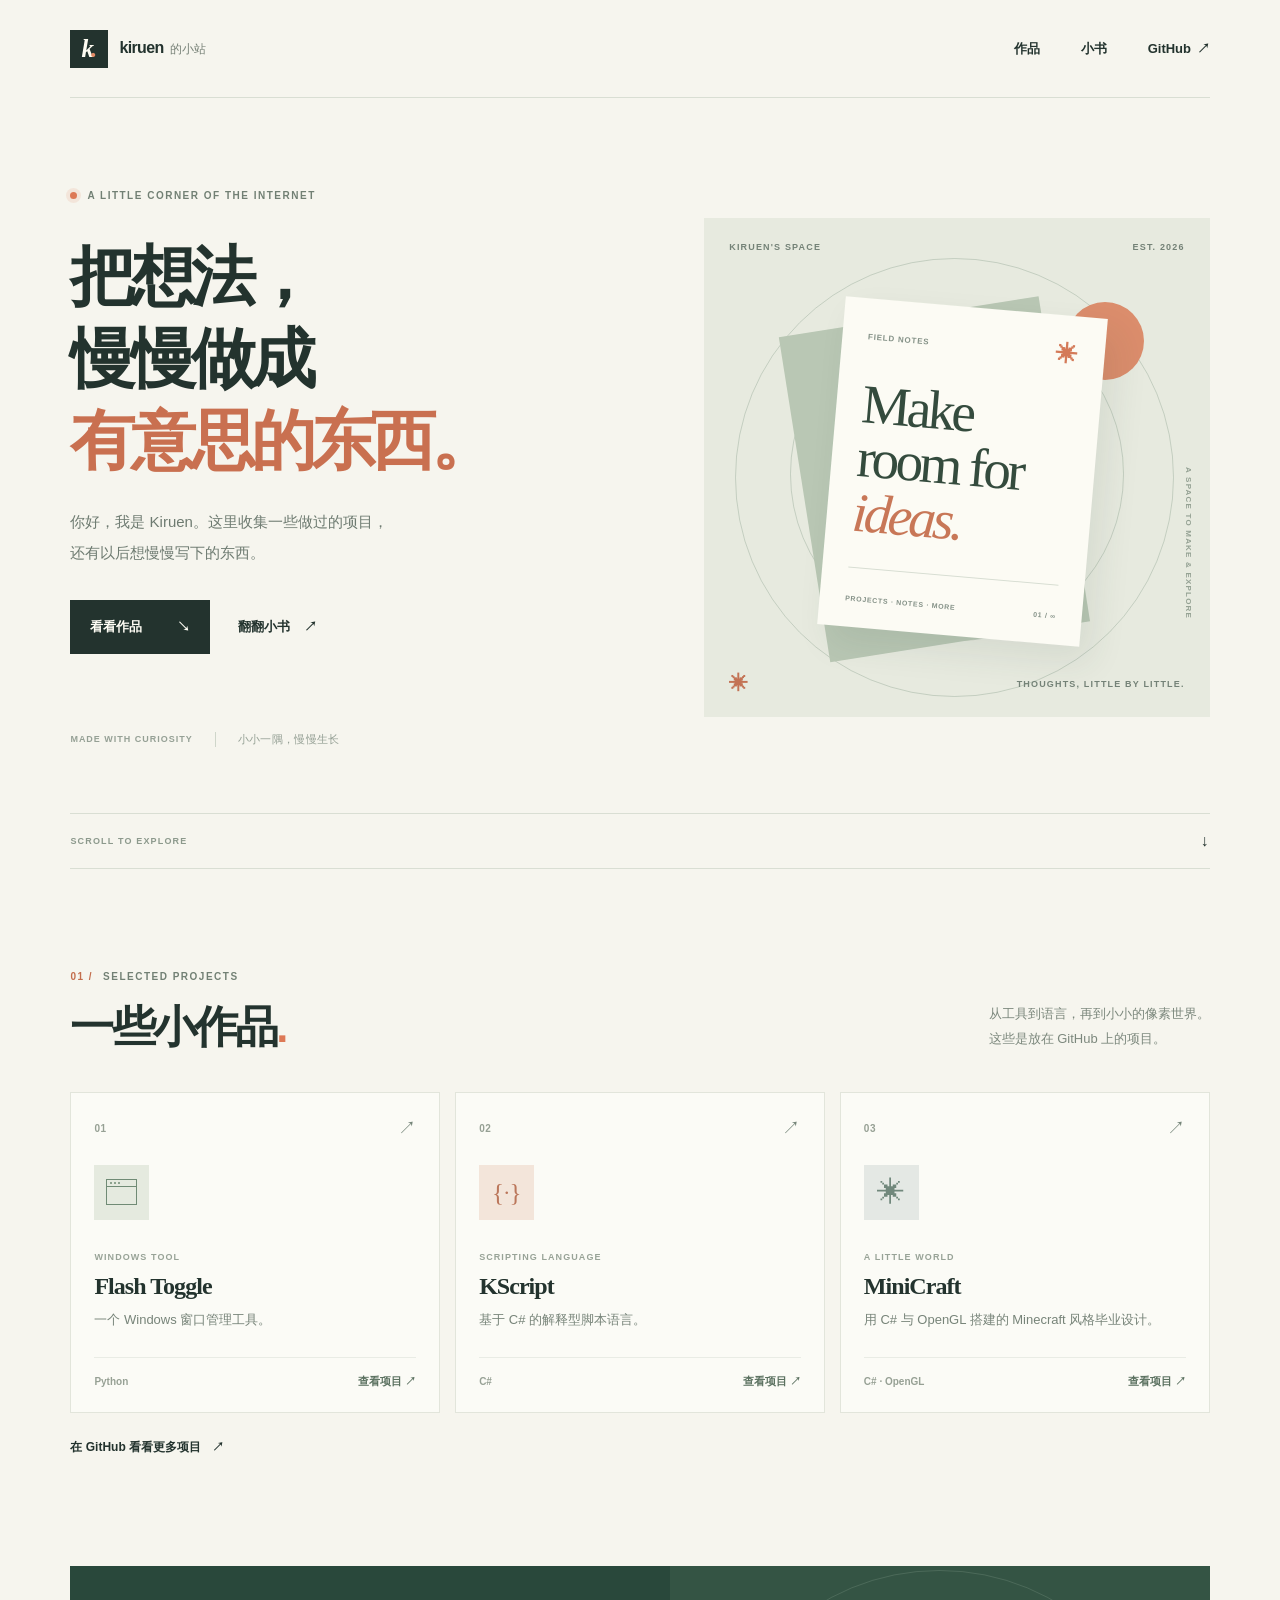
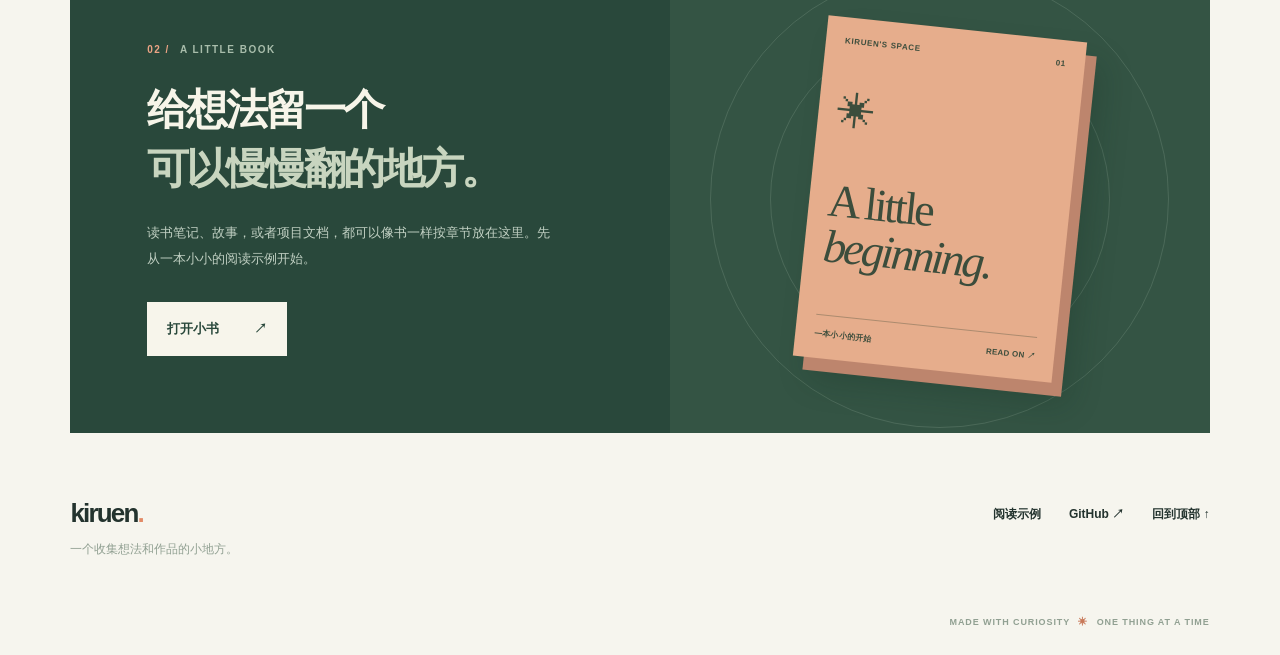
<file: index.html>
<!doctype html>
<html lang="zh-CN">
<head>
  <meta charset="utf-8">
  <meta name="viewport" content="width=device-width, initial-scale=1">
  <meta name="theme-color" content="#f6f5ee">
  <meta name="description" content="Kiruen 的个人小站：一些项目、想法和一本小书。">
  <title>Kiruen 的小站</title>
  <link rel="icon" type="image/svg+xml" href="favicon.svg">
  <link rel="stylesheet" href="style.css">
</head>
<body>
  <a class="skip-link" href="#main">跳到主要内容</a>
  <div class="site-shell">
    <header class="site-header">
      <a class="brand" href="./" aria-label="Kiruen 的小站，返回首页">
        <span class="brand-mark" aria-hidden="true">k<span>.</span></span>
        <span class="brand-name">kiruen <small>的小站</small></span>
      </a>
      <nav class="main-nav" aria-label="主导航">
        <a href="#projects">作品</a>
        <a href="#little-book">小书</a>
        <a class="nav-github" href="https://github.com/Kiruen" target="_blank" rel="noopener noreferrer">GitHub <span aria-hidden="true">↗</span></a>
      </nav>
    </header>

    <main id="main">
      <section class="hero" aria-labelledby="hero-title">
        <div class="hero-copy">
          <p class="eyebrow"><span class="status-dot"></span> A LITTLE CORNER OF THE INTERNET</p>
          <h1 id="hero-title">把想法，<br>慢慢做成<span>有意思的东西。</span></h1>
          <p class="hero-description">你好，我是 Kiruen。这里收集一些做过的项目，<br class="desktop-break">还有以后想慢慢写下的东西。</p>
          <div class="hero-actions">
            <a class="button button-dark" href="#projects">看看作品 <span aria-hidden="true">↘</span></a>
            <a class="text-link" href="book/">翻翻小书 <span aria-hidden="true">↗</span></a>
          </div>
          <div class="hero-footnote"><span>MADE WITH CURIOSITY</span><span>小小一隅，慢慢生长</span></div>
        </div>
        <div class="hero-art" aria-hidden="true">
          <div class="art-top"><span>KIRUEN'S SPACE</span><span>EST. 2026</span></div>
          <div class="art-orbit orbit-one"></div>
          <div class="art-orbit orbit-two"></div>
          <div class="art-sun"></div>
          <div class="art-sheet sheet-back"></div>
          <div class="art-sheet sheet-front">
            <div class="sheet-top"><span>FIELD NOTES</span><span>✳</span></div>
            <div class="sheet-title">Make<br>room for<br><em>ideas.</em></div>
            <div class="sheet-line"></div>
            <div class="sheet-bottom"><span>PROJECTS · NOTES · MORE</span><span>01 / ∞</span></div>
          </div>
          <span class="art-side-note">A SPACE TO MAKE &amp; EXPLORE</span>
          <div class="art-bottom"><span>✳</span><span>THOUGHTS, LITTLE BY LITTLE.</span></div>
        </div>
      </section>

      <div class="section-divider" aria-hidden="true"><span>SCROLL TO EXPLORE</span><span>↓</span></div>

      <section class="projects section-block" id="projects" aria-labelledby="projects-title">
        <div class="section-heading">
          <div>
            <p class="eyebrow"><span class="section-number">01 /</span> SELECTED PROJECTS</p>
            <h2 id="projects-title">一些小作品<span class="heading-dot">.</span></h2>
          </div>
          <p>从工具到语言，再到小小的像素世界。<br>这些是放在 GitHub 上的项目。</p>
        </div>
        <div class="project-grid">
          <a class="project-card" href="https://github.com/Kiruen/flash-toggle" target="_blank" rel="noopener noreferrer">
            <div class="project-card-top"><span>01</span><span class="project-arrow" aria-hidden="true">↗</span></div>
            <div class="project-icon icon-window" aria-hidden="true"><i></i><i></i><i></i></div>
            <div class="project-card-content"><span class="project-kind">WINDOWS TOOL</span><h3>Flash Toggle</h3><p>一个 Windows 窗口管理工具。</p></div>
            <div class="project-card-bottom"><span>Python</span><span>查看项目 ↗</span></div>
          </a>
          <a class="project-card" href="https://github.com/Kiruen/KScript" target="_blank" rel="noopener noreferrer">
            <div class="project-card-top"><span>02</span><span class="project-arrow" aria-hidden="true">↗</span></div>
            <div class="project-icon icon-code" aria-hidden="true">{ <span>·</span> }</div>
            <div class="project-card-content"><span class="project-kind">SCRIPTING LANGUAGE</span><h3>KScript</h3><p>基于 C# 的解释型脚本语言。</p></div>
            <div class="project-card-bottom"><span>C#</span><span>查看项目 ↗</span></div>
          </a>
          <a class="project-card" href="https://github.com/Kiruen/MiniCraft" target="_blank" rel="noopener noreferrer">
            <div class="project-card-top"><span>03</span><span class="project-arrow" aria-hidden="true">↗</span></div>
            <div class="project-icon icon-cube" aria-hidden="true"><span>✳</span></div>
            <div class="project-card-content"><span class="project-kind">A LITTLE WORLD</span><h3>MiniCraft</h3><p>用 C# 与 OpenGL 搭建的 Minecraft 风格毕业设计。</p></div>
            <div class="project-card-bottom"><span>C# · OpenGL</span><span>查看项目 ↗</span></div>
          </a>
        </div>
        <a class="all-projects" href="https://github.com/Kiruen?tab=repositories" target="_blank" rel="noopener noreferrer">在 GitHub 看看更多项目 <span aria-hidden="true">↗</span></a>
      </section>

      <section class="book-feature" id="little-book" aria-labelledby="book-title">
        <div class="book-copy">
          <p class="eyebrow"><span class="section-number">02 /</span> A LITTLE BOOK</p>
          <h2 id="book-title">给想法留一个<br><em>可以慢慢翻的地方。</em></h2>
          <p>读书笔记、故事，或者项目文档，都可以像书一样按章节放在这里。先从一本小小的阅读示例开始。</p>
          <a class="button button-light" href="book/">打开小书 <span aria-hidden="true">↗</span></a>
        </div>
        <div class="book-art" aria-hidden="true">
          <div class="book-cover">
            <div class="cover-top"><span>KIRUEN'S SPACE</span><span>01</span></div>
            <div class="cover-symbol">✳</div>
            <div class="cover-title">A little<br><em>beginning.</em></div>
            <div class="cover-bottom"><span>一本小小的开始</span><span>READ ON ↗</span></div>
          </div>
        </div>
      </section>
    </main>

    <footer class="site-footer">
      <div><a class="footer-brand" href="./">kiruen<span>.</span></a><p>一个收集想法和作品的小地方。</p></div>
      <div class="footer-links"><a href="book/">阅读示例</a><a href="https://github.com/Kiruen" target="_blank" rel="noopener noreferrer">GitHub ↗</a><a href="#main">回到顶部 ↑</a></div>
      <p class="footer-note">MADE WITH CURIOSITY <span>✳</span> ONE THING AT A TIME</p>
    </footer>
  </div>
</body>
</html>
</file>
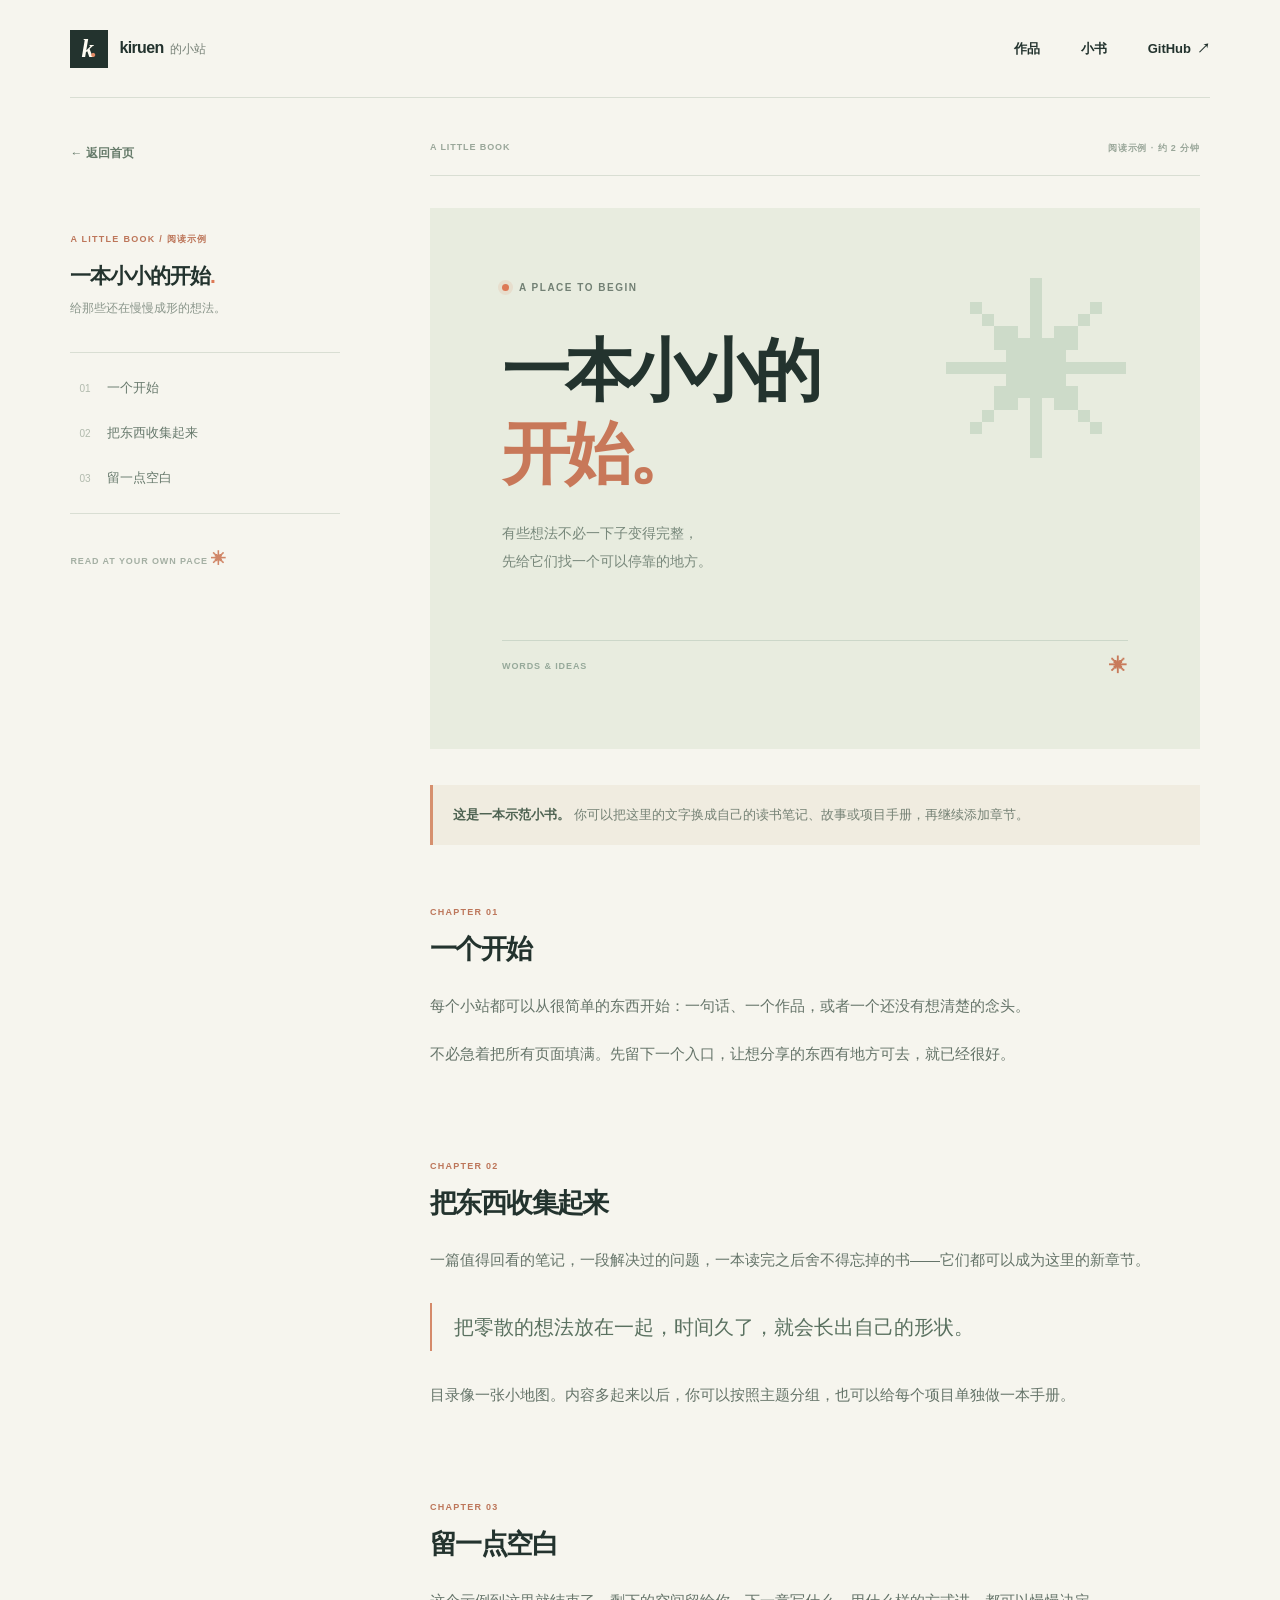
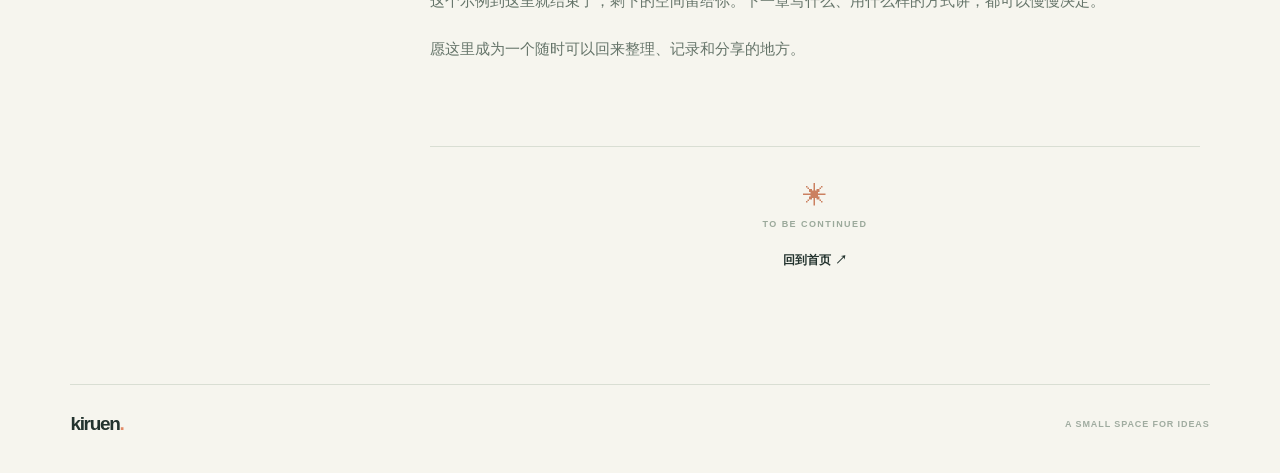
<file: book/index.html>
<!doctype html>
<html lang="zh-CN">
<head>
  <meta charset="utf-8">
  <meta name="viewport" content="width=device-width, initial-scale=1">
  <meta name="theme-color" content="#f6f5ee">
  <meta name="description" content="一本小小的阅读示例，放在 Kiruen 的小站里。">
  <title>一本小小的开始 | Kiruen 的小站</title>
  <link rel="icon" type="image/svg+xml" href="../favicon.svg">
  <link rel="stylesheet" href="../style.css">
</head>
<body class="book-page">
  <a class="skip-link" href="#main">跳到主要内容</a>
  <div class="site-shell">
    <header class="site-header">
      <a class="brand" href="../" aria-label="Kiruen 的小站，返回首页">
        <span class="brand-mark" aria-hidden="true">k<span>.</span></span>
        <span class="brand-name">kiruen <small>的小站</small></span>
      </a>
      <nav class="main-nav" aria-label="主导航">
        <a href="../#projects">作品</a>
        <a href="../#little-book">小书</a>
        <a class="nav-github" href="https://github.com/Kiruen" target="_blank" rel="noopener noreferrer">GitHub <span aria-hidden="true">↗</span></a>
      </nav>
    </header>

    <main class="reading-layout" id="main">
      <aside class="reading-sidebar" aria-label="小书目录">
        <a class="back-link" href="../">← 返回首页</a>
        <p class="sidebar-label">A LITTLE BOOK / 阅读示例</p>
        <h2>一本小小的开始<span>.</span></h2>
        <p class="sidebar-description">给那些还在慢慢成形的想法。</p>
        <nav class="chapter-nav" aria-label="章节导航">
          <a href="#beginning"><span>01</span> 一个开始</a>
          <a href="#collect"><span>02</span> 把东西收集起来</a>
          <a href="#blank"><span>03</span> 留一点空白</a>
        </nav>
        <p class="sidebar-footnote">READ AT YOUR OWN PACE <span>✳</span></p>
      </aside>

      <article class="reading-content">
        <div class="reading-meta"><span>A LITTLE BOOK</span><span>阅读示例 · 约 2 分钟</span></div>
        <div class="reading-intro">
          <p class="eyebrow"><span class="status-dot"></span> A PLACE TO BEGIN</p>
          <h1>一本小小的<br><em>开始。</em></h1>
          <p class="reading-lead">有些想法不必一下子变得完整，<br>先给它们找一个可以停靠的地方。</p>
          <div class="reading-intro-bottom"><span>WORDS &amp; IDEAS</span><span>✳</span></div>
        </div>

        <div class="sample-note"><strong>这是一本示范小书。</strong> 你可以把这里的文字换成自己的读书笔记、故事或项目手册，再继续添加章节。</div>

        <section class="chapter" id="beginning">
          <p class="chapter-number">CHAPTER 01</p>
          <h2>一个开始</h2>
          <p>每个小站都可以从很简单的东西开始：一句话、一个作品，或者一个还没有想清楚的念头。</p>
          <p>不必急着把所有页面填满。先留下一个入口，让想分享的东西有地方可去，就已经很好。</p>
        </section>
        <section class="chapter" id="collect">
          <p class="chapter-number">CHAPTER 02</p>
          <h2>把东西收集起来</h2>
          <p>一篇值得回看的笔记，一段解决过的问题，一本读完之后舍不得忘掉的书——它们都可以成为这里的新章节。</p>
          <blockquote>把零散的想法放在一起，时间久了，就会长出自己的形状。</blockquote>
          <p>目录像一张小地图。内容多起来以后，你可以按照主题分组，也可以给每个项目单独做一本手册。</p>
        </section>
        <section class="chapter" id="blank">
          <p class="chapter-number">CHAPTER 03</p>
          <h2>留一点空白</h2>
          <p>这个示例到这里就结束了，剩下的空间留给你。下一章写什么、用什么样的方式讲，都可以慢慢决定。</p>
          <p>愿这里成为一个随时可以回来整理、记录和分享的地方。</p>
        </section>
        <div class="reading-end"><span>✳</span><p>TO BE CONTINUED</p><a href="../">回到首页 ↗</a></div>
      </article>
    </main>
    <footer class="book-footer"><span>kiruen<span>.</span></span><span>A SMALL SPACE FOR IDEAS</span></footer>
  </div>
</body>
</html>
</file>
<file: style.css>
:root {
  color-scheme: light;
  --paper: #f6f5ee;
  --ink: #23332e;
  --muted: #727e75;
  --line: #d9ded3;
  --orange: #dd7956;
  --serif: Georgia, "Songti SC", STSong, SimSun, serif;
  --sans: "Segoe UI", "PingFang SC", "Microsoft YaHei", sans-serif;
}

*, *::before, *::after { box-sizing: border-box; }
html { scroll-behavior: smooth; scroll-padding-top: 2rem; }
body { margin: 0; background: var(--paper); color: var(--ink); font-family: var(--sans); -webkit-font-smoothing: antialiased; }
a { color: inherit; text-decoration: none; }
a:focus-visible { outline: 3px solid #b9512e; outline-offset: 5px; }
.skip-link { position: fixed; z-index: 20; top: 0.75rem; left: 0.75rem; padding: 0.8rem 1rem; background: white; transform: translateY(-200%); }
.skip-link:focus { transform: translateY(0); }
.site-shell { max-width: 1500px; margin: 0 auto; padding: 0 clamp(24px, 5.5vw, 84px); }
.site-header { height: 98px; display: flex; justify-content: space-between; align-items: center; border-bottom: 1px solid var(--line); }
.brand { display: inline-flex; align-items: center; gap: 11px; white-space: nowrap; }
.brand-mark { width: 38px; height: 38px; display: inline-flex; align-items: center; justify-content: center; background: var(--ink); color: #fffdf3; font: italic 700 25px/1 Georgia, serif; letter-spacing: -3px; padding-right: 3px; }
.brand-mark span, .footer-brand span, .book-footer > span:first-child span { color: #e28a66; }
.brand-name { font-size: 16px; font-weight: 750; letter-spacing: -0.04em; }
.brand-name small { margin-left: 3px; font-size: 12px; font-weight: 500; letter-spacing: 0; color: #778177; }
.main-nav { display: flex; align-items: center; gap: clamp(25px, 3.2vw, 48px); font-size: 13px; font-weight: 650; }
.main-nav a:hover, .footer-links a:hover, .all-projects:hover, .text-link:hover { color: #ac573a; }
.nav-github span { padding-left: 2px; }

.hero { display: grid; grid-template-columns: 1.06fr 0.94fr; gap: clamp(35px, 5vw, 82px); align-items: center; padding: clamp(52px, 7vw, 105px) 0 66px; }
.hero-copy { min-width: 0; }
.eyebrow { display: flex; align-items: center; gap: 10px; margin: 0; color: #728074; font-size: 10px; font-weight: 750; letter-spacing: 0.15em; line-height: 1.5; }
.status-dot { flex: 0 0 auto; width: 7px; height: 7px; border-radius: 50%; background: var(--orange); box-shadow: 0 0 0 4px rgba(221, 121, 86, 0.13); }
.hero h1 { margin: 33px 0 24px; font-size: clamp(43px, 5.05vw, 74px); font-weight: 700; letter-spacing: -0.075em; line-height: 1.27; }
.hero h1 span { display: block; color: #c97050; }
.hero-description { color: #6e7b71; font-size: 15px; line-height: 2.1; }
.hero-actions { display: flex; align-items: center; gap: 28px; margin-top: 31px; }
.button { min-height: 54px; display: inline-flex; align-items: center; justify-content: center; gap: 35px; padding: 0 20px; font-size: 13px; font-weight: 700; transition: background-color 160ms, color 160ms, transform 160ms; }
.button:hover { transform: translateY(-2px); }
.button-dark { background: var(--ink); color: #fffdf5; }
.button-dark:hover { background: #3e554a; }
.text-link { font-size: 13px; font-weight: 700; }
.text-link span { padding-left: 10px; }
.hero-footnote { display: flex; align-items: center; gap: 22px; margin-top: 78px; color: #95a095; font-size: 9px; font-weight: 700; letter-spacing: 0.11em; }
.hero-footnote span + span { padding-left: 22px; border-left: 1px solid #cfd6ca; font-size: 11px; font-weight: 500; letter-spacing: 0.03em; }

.hero-art { height: clamp(430px, 39vw, 550px); position: relative; overflow: hidden; background: #e7eadf; }
.art-top, .art-bottom { position: absolute; z-index: 4; right: 25px; left: 25px; display: flex; justify-content: space-between; align-items: center; color: #748277; font-size: 9px; font-weight: 700; letter-spacing: 0.13em; }
.art-top { top: 24px; }
.art-bottom { bottom: 22px; }
.art-bottom span:first-child { color: #c37355; font-size: 19px; }
.art-orbit { position: absolute; border: 1px solid rgba(105, 132, 111, 0.28); border-radius: 50%; }
.orbit-one { width: 87%; aspect-ratio: 1; left: 6%; top: 8%; }
.orbit-two { width: 66%; aspect-ratio: 1; left: 17%; top: 18%; }
.art-sun { position: absolute; top: 17%; right: 13%; width: 78px; height: 78px; background: #db8d6c; border-radius: 50%; }
.art-sheet { position: absolute; width: 52%; height: 66%; left: 25%; top: 18%; }
.sheet-back { background: #b9c7b4; transform: rotate(-9deg) translate(-11%, 1%); }
.sheet-front { display: flex; flex-direction: column; justify-content: space-between; padding: clamp(17px, 2vw, 27px); background: #fcfbf4; box-shadow: 12px 16px 35px rgba(47, 68, 51, 0.09); transform: rotate(5deg); }
.sheet-top, .sheet-bottom { display: flex; justify-content: space-between; align-items: center; gap: 5px; color: #849187; font-size: 8px; font-weight: 750; letter-spacing: 0.1em; }
.sheet-top span:last-child { color: #d47a58; font-size: 22px; }
.sheet-title { color: #344b3d; font: 400 clamp(39px, 4.3vw, 64px)/0.99 var(--serif); letter-spacing: -0.065em; }
.sheet-title em { color: #c87757; font-weight: 400; }
.sheet-line { height: 1px; background: #d8ded3; }
.sheet-bottom { font-size: 7px; }
.art-side-note { position: absolute; top: 50%; right: 17px; color: #94a193; font-size: 8px; font-weight: 700; letter-spacing: 0.15em; writing-mode: vertical-rl; }

.section-divider { display: flex; justify-content: space-between; align-items: center; padding: 18px 0; border-top: 1px solid var(--line); border-bottom: 1px solid var(--line); color: #8c998c; font-size: 9px; font-weight: 700; letter-spacing: 0.13em; }
.section-divider span:last-child { color: var(--ink); font-size: 16px; }
.section-block { padding: 100px 0 110px; }
.section-heading { display: flex; align-items: end; justify-content: space-between; gap: 24px; margin-bottom: 38px; }
.section-number { color: #c36e4d; }
.section-heading h2 { margin: 16px 0 0; font-size: clamp(32px, 3.4vw, 48px); letter-spacing: -0.065em; line-height: 1.25; }
.heading-dot { color: var(--orange); }
.section-heading > p { margin: 0 0 3px; color: #7c887d; font-size: 13px; line-height: 1.9; }
.project-grid { display: grid; grid-template-columns: repeat(3, minmax(0, 1fr)); gap: 15px; }
.project-card { min-height: 310px; display: flex; flex-direction: column; padding: 23px; border: 1px solid #e2e5db; background: #fbfbf6; transition: transform 170ms, border-color 170ms, box-shadow 170ms; }
.project-card:hover { transform: translateY(-4px); border-color: #becbbe; box-shadow: 0 14px 30px rgba(54, 76, 56, 0.06); }
.project-card-top, .project-card-bottom { display: flex; justify-content: space-between; align-items: center; color: #96a094; font-size: 10px; font-weight: 700; letter-spacing: 0.06em; }
.project-arrow { color: #758579; font-size: 18px; font-weight: 400; }
.project-icon { width: 55px; height: 55px; display: grid; place-items: center; margin: 25px 0 26px; background: #e5eadf; color: #617b67; }
.icon-window { position: relative; display: block; padding: 14px 12px; }
.icon-window::before { content: ""; display: block; height: 26px; border: 1.5px solid #708b75; }
.icon-window::after { content: ""; position: absolute; top: 21px; left: 13px; width: 29px; border-top: 1.5px solid #708b75; }
.icon-window i { position: absolute; z-index: 1; top: 17px; width: 2px; height: 2px; background: #708b75; border-radius: 50%; }
.icon-window i:nth-child(1) { left: 16px; }.icon-window i:nth-child(2) { left: 20px; }.icon-window i:nth-child(3) { left: 24px; }
.icon-code { display: flex; align-items: center; justify-content: center; background: #f3e5da; color: #bb765a; font: 25px/1 Georgia, serif; }
.icon-code span { font-size: 22px; }
.icon-cube { background: #e4e8e4; color: #71887c; font-size: 28px; }
.project-card-content { flex: 1; }
.project-kind { color: #98a397; font-size: 9px; font-weight: 750; letter-spacing: 0.12em; }
.project-card h3 { margin: 9px 0 8px; font: 700 24px/1.15 var(--serif); letter-spacing: -0.04em; }
.project-card p { margin: 0 0 25px; color: #778479; font-size: 13px; line-height: 1.75; }
.project-card-bottom { padding-top: 16px; border-top: 1px solid #e9ece5; font-size: 10px; letter-spacing: 0; }
.project-card-bottom span:last-child { color: #5b7160; font-size: 11px; }
.all-projects { display: inline-block; margin-top: 26px; font-size: 12px; font-weight: 700; }
.all-projects span { margin-left: 8px; }

.book-feature { min-height: 440px; display: grid; grid-template-columns: 1fr 0.9fr; overflow: hidden; background: #29483b; color: #f7f5e9; }
.book-copy { align-self: center; max-width: 620px; padding: clamp(35px, 6vw, 80px); }
.book-copy .eyebrow { color: #a8bdab; }
.book-copy .section-number { color: #eca485; }
.book-copy h2 { margin: 24px 0 22px; font-size: clamp(30px, 3.3vw, 47px); line-height: 1.38; letter-spacing: -0.065em; }
.book-copy h2 em { color: #c8d5bf; font-style: normal; }
.book-copy > p:not(.eyebrow) { max-width: 410px; margin-bottom: 30px; color: #c1d0c3; font-size: 13px; line-height: 2; }
.button-light { background: #f7f5eb; color: #29483b; }
.button-light:hover { background: #e8e8d9; }
.book-art { position: relative; display: grid; place-items: center; min-height: 390px; overflow: hidden; background: #345444; }
.book-art::before, .book-art::after { content: ""; position: absolute; width: 85%; aspect-ratio: 1; border: 1px solid rgba(210, 225, 205, 0.15); border-radius: 50%; }
.book-art::after { width: 63%; }
.book-cover { z-index: 1; width: min(260px, 55%); aspect-ratio: 0.76; display: flex; flex-direction: column; justify-content: space-between; padding: 19px; background: #e6ad8c; color: #3c4d3c; box-shadow: 11px 13px 0 #bd856d, 18px 21px 32px rgba(15, 39, 26, 0.22); transform: rotate(6deg); }
.cover-top, .cover-bottom { display: flex; justify-content: space-between; gap: 8px; font-size: 8px; font-weight: 750; letter-spacing: 0.08em; }
.cover-symbol { font-size: 38px; }
.cover-title { font: 400 clamp(35px, 3.6vw, 48px)/1 var(--serif); letter-spacing: -0.06em; }
.cover-title em { font-weight: 400; }
.cover-bottom { padding-top: 13px; border-top: 1px solid rgba(63, 75, 55, 0.35); font-size: 8px; letter-spacing: 0.03em; }
.site-footer { position: relative; display: flex; justify-content: space-between; gap: 30px; padding: 65px 0 85px; }
.footer-brand { font-size: 26px; font-weight: 800; letter-spacing: -0.07em; }
.site-footer p { color: #91a092; font-size: 12px; }
.footer-links { display: flex; flex-wrap: wrap; gap: 28px; align-items: start; padding-top: 8px; font-size: 12px; font-weight: 700; }
.site-footer .footer-note { position: absolute; right: 0; bottom: 28px; margin: 0; font-size: 9px; font-weight: 700; letter-spacing: 0.1em; }
.footer-note span { margin: 0 5px; color: #c87959; }

/* Reading example */
.reading-layout { display: grid; grid-template-columns: minmax(220px, 270px) minmax(0, 1fr); gap: clamp(40px, 7vw, 100px); align-items: start; }
.reading-sidebar { position: sticky; top: 0; padding: 45px 0; }
.back-link { display: inline-block; margin-bottom: 62px; color: #667b6a; font-size: 12px; font-weight: 700; }
.back-link:hover { color: #b05e40; }
.sidebar-label, .chapter-number { color: #bd765a; font-size: 9px; font-weight: 800; letter-spacing: 0.14em; }
.reading-sidebar h2 { margin: 16px 0 8px; font-size: 21px; letter-spacing: -0.05em; }
.reading-sidebar h2 span { color: var(--orange); }
.sidebar-description { margin: 0; color: #89958a; font-size: 12px; line-height: 1.8; }
.chapter-nav { display: grid; gap: 5px; margin: 32px 0 0; padding: 15px 0; border-top: 1px solid var(--line); border-bottom: 1px solid var(--line); }
.chapter-nav a { display: block; padding: 11px 9px; color: #67796c; font-size: 13px; }
.chapter-nav a:hover { background: #e9ede3; color: var(--ink); }
.chapter-nav span { margin-right: 13px; color: #b1baad; font-size: 10px; }
.sidebar-footnote { margin-top: 36px; color: #a4afa3; font-size: 9px; font-weight: 700; letter-spacing: 0.1em; }
.sidebar-footnote span { color: #d08667; font-size: 15px; }
.reading-content { max-width: 770px; padding: 44px 0 80px; }
.reading-meta { display: flex; justify-content: space-between; gap: 15px; padding-bottom: 20px; color: #9aa79a; border-bottom: 1px solid var(--line); font-size: 9px; font-weight: 750; letter-spacing: 0.1em; }
.reading-intro { position: relative; overflow: hidden; margin-top: 32px; padding: clamp(35px, 6vw, 72px); background: #e8ecdf; }
.reading-intro::after { content: "✳"; position: absolute; right: 8%; top: 14%; color: #cddbc9; font-size: clamp(110px, 15vw, 210px); line-height: 1; }
.reading-intro > * { position: relative; z-index: 1; }
.reading-intro h1 { margin: 35px 0 23px; font-size: clamp(43px, 5.3vw, 68px); line-height: 1.22; letter-spacing: -0.075em; }
.reading-intro h1 em { color: #c87859; font-style: normal; }
.reading-lead { color: #78887b; font-size: 14px; line-height: 2; }
.reading-intro-bottom { display: flex; justify-content: space-between; align-items: center; margin-top: 65px; padding-top: 15px; border-top: 1px solid #ccd7c9; color: #96a99a; font-size: 9px; font-weight: 750; letter-spacing: 0.1em; }
.reading-intro-bottom span:last-child { color: #c87b5b; font-size: 18px; }
.sample-note { margin: 36px 0 0; padding: 18px 20px; border-left: 3px solid #d6906e; background: #f0ece0; color: #748174; font-size: 13px; line-height: 1.9; }
.sample-note strong { color: #4e6352; }
.chapter { padding: 53px 0 14px; }
.chapter h2 { margin: 14px 0 22px; font-size: 27px; letter-spacing: -0.06em; }
.chapter p:not(.chapter-number) { color: #657469; font-size: 15px; line-height: 2.2; }
.chapter blockquote { margin: 27px 0; padding: 5px 0 5px 22px; border-left: 2px solid #d58a6a; color: #5a7160; font: 20px/1.9 var(--serif); }
.reading-end { margin-top: 52px; padding: 35px 0; border-top: 1px solid var(--line); text-align: center; }
.reading-end > span { color: #cb8060; font-size: 24px; }
.reading-end p { color: #9ba99b; font-size: 9px; font-weight: 750; letter-spacing: 0.16em; }
.reading-end a { display: inline-block; margin-top: 14px; font-size: 12px; font-weight: 700; }
.book-footer { display: flex; justify-content: space-between; align-items: center; padding: 28px 0 38px; border-top: 1px solid var(--line); color: #a0aca0; font-size: 9px; font-weight: 750; letter-spacing: 0.1em; }
.book-footer > span:first-child { color: var(--ink); font-size: 19px; font-weight: 800; letter-spacing: -0.07em; }

@media (max-width: 950px) {
  .hero { grid-template-columns: 1fr 0.85fr; gap: 35px; }
  .hero h1 { font-size: clamp(39px, 5.2vw, 56px); }
  .hero-art { height: 430px; }
  .sheet-title { font-size: 43px; }
  .hero-footnote { margin-top: 45px; }
  .project-card { padding: 19px; }
  .reading-layout { gap: 40px; }
}
@media (max-width: 700px) {
  .site-shell { padding: 0 22px; }
  .site-header { height: 75px; }
  .brand-mark { width: 34px; height: 34px; }
  .brand-name { font-size: 15px; }
  .main-nav { gap: 17px; font-size: 12px; }
  .hero { grid-template-columns: 1fr; gap: 38px; padding: 57px 0 38px; }
  .hero h1 { margin-top: 26px; font-size: clamp(40px, 9vw, 60px); }
  .hero-description { font-size: 14px; }
  .hero-footnote { margin-top: 40px; }
  .hero-art { height: 390px; }
  .art-sheet { width: 49%; left: 27%; }
  .sheet-title { font-size: clamp(40px, 9vw, 56px); }
  .section-block { padding: 75px 0; }
  .section-heading { display: block; }
  .section-heading > p { margin-top: 15px; }
  .project-grid { grid-template-columns: 1fr; }
  .project-card { min-height: 260px; padding: 23px; }
  .project-icon { margin: 18px 0; }
  .book-feature { grid-template-columns: 1fr; }
  .book-copy { padding: 45px 28px 50px; }
  .book-art { min-height: 320px; }
  .book-cover { width: 205px; }
  .site-footer { display: block; padding: 50px 0 85px; }
  .footer-links { gap: 23px; margin-top: 26px; }
  .site-footer .footer-note { left: 0; right: auto; }
  .reading-layout { display: block; }
  .reading-sidebar { position: static; padding: 28px 0 0; }
  .back-link { margin-bottom: 30px; }
  .chapter-nav { grid-template-columns: repeat(3, minmax(0, 1fr)); gap: 0; margin: 22px 0 0; }
  .chapter-nav a { padding: 10px 5px; font-size: 11px; line-height: 1.5; }
  .chapter-nav span { display: block; margin: 0 0 4px; }
  .sidebar-footnote { display: none; }
  .reading-content { padding: 24px 0 55px; }
  .reading-intro { margin-top: 22px; padding: 40px 28px; }
  .reading-intro h1 { font-size: clamp(43px, 10vw, 60px); }
  .reading-intro-bottom { margin-top: 42px; }
  .chapter { padding-top: 42px; }
}
@media (max-width: 370px) {
  .brand-name small { display: none; }
  .main-nav { gap: 13px; }
  .hero h1 { font-size: 37px; }
  .hero-footnote { gap: 11px; }
  .hero-footnote span + span { padding-left: 11px; }
  .hero-art { height: 350px; }
  .art-sheet { width: 55%; left: 24%; }
  .sheet-title { font-size: 36px; }
  .sheet-bottom { font-size: 6px; }
}
@media (prefers-reduced-motion: reduce) {
  html { scroll-behavior: auto; }
  .button, .project-card { transition: none; }
}
</file>
